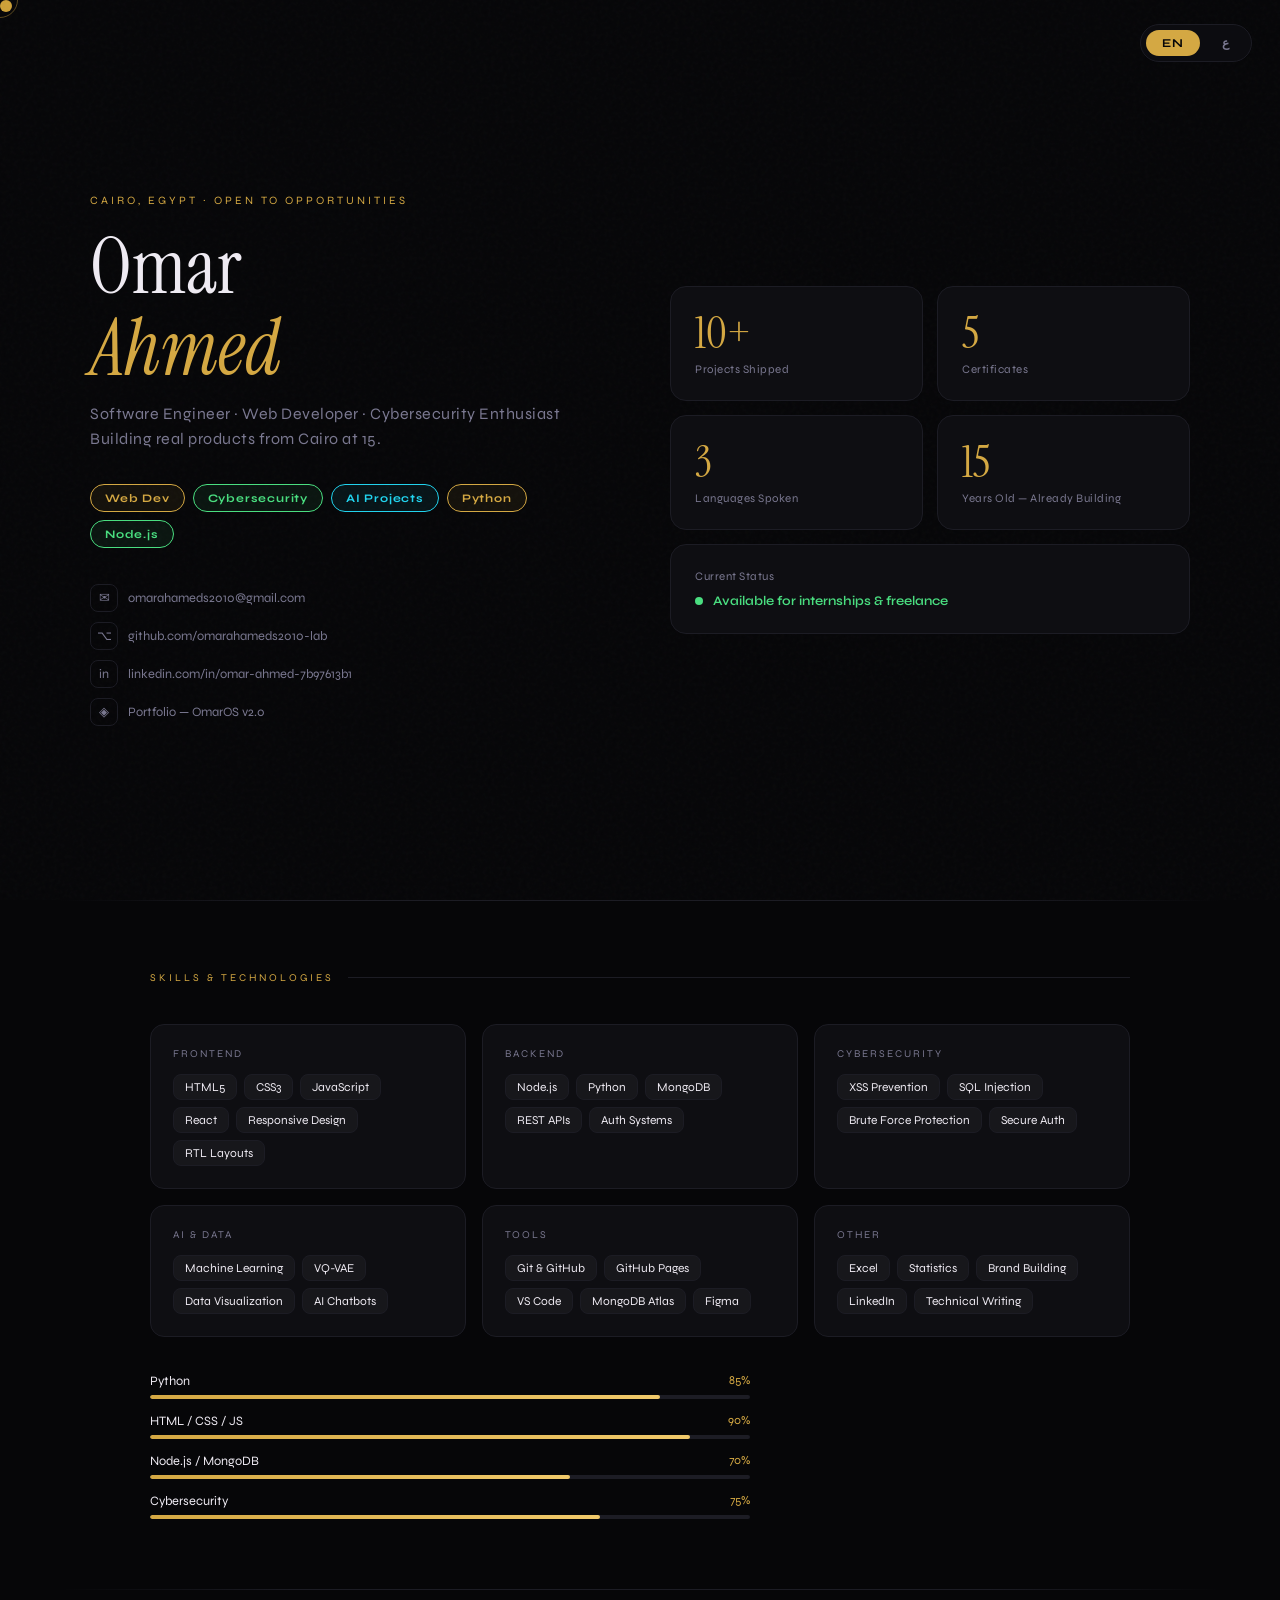
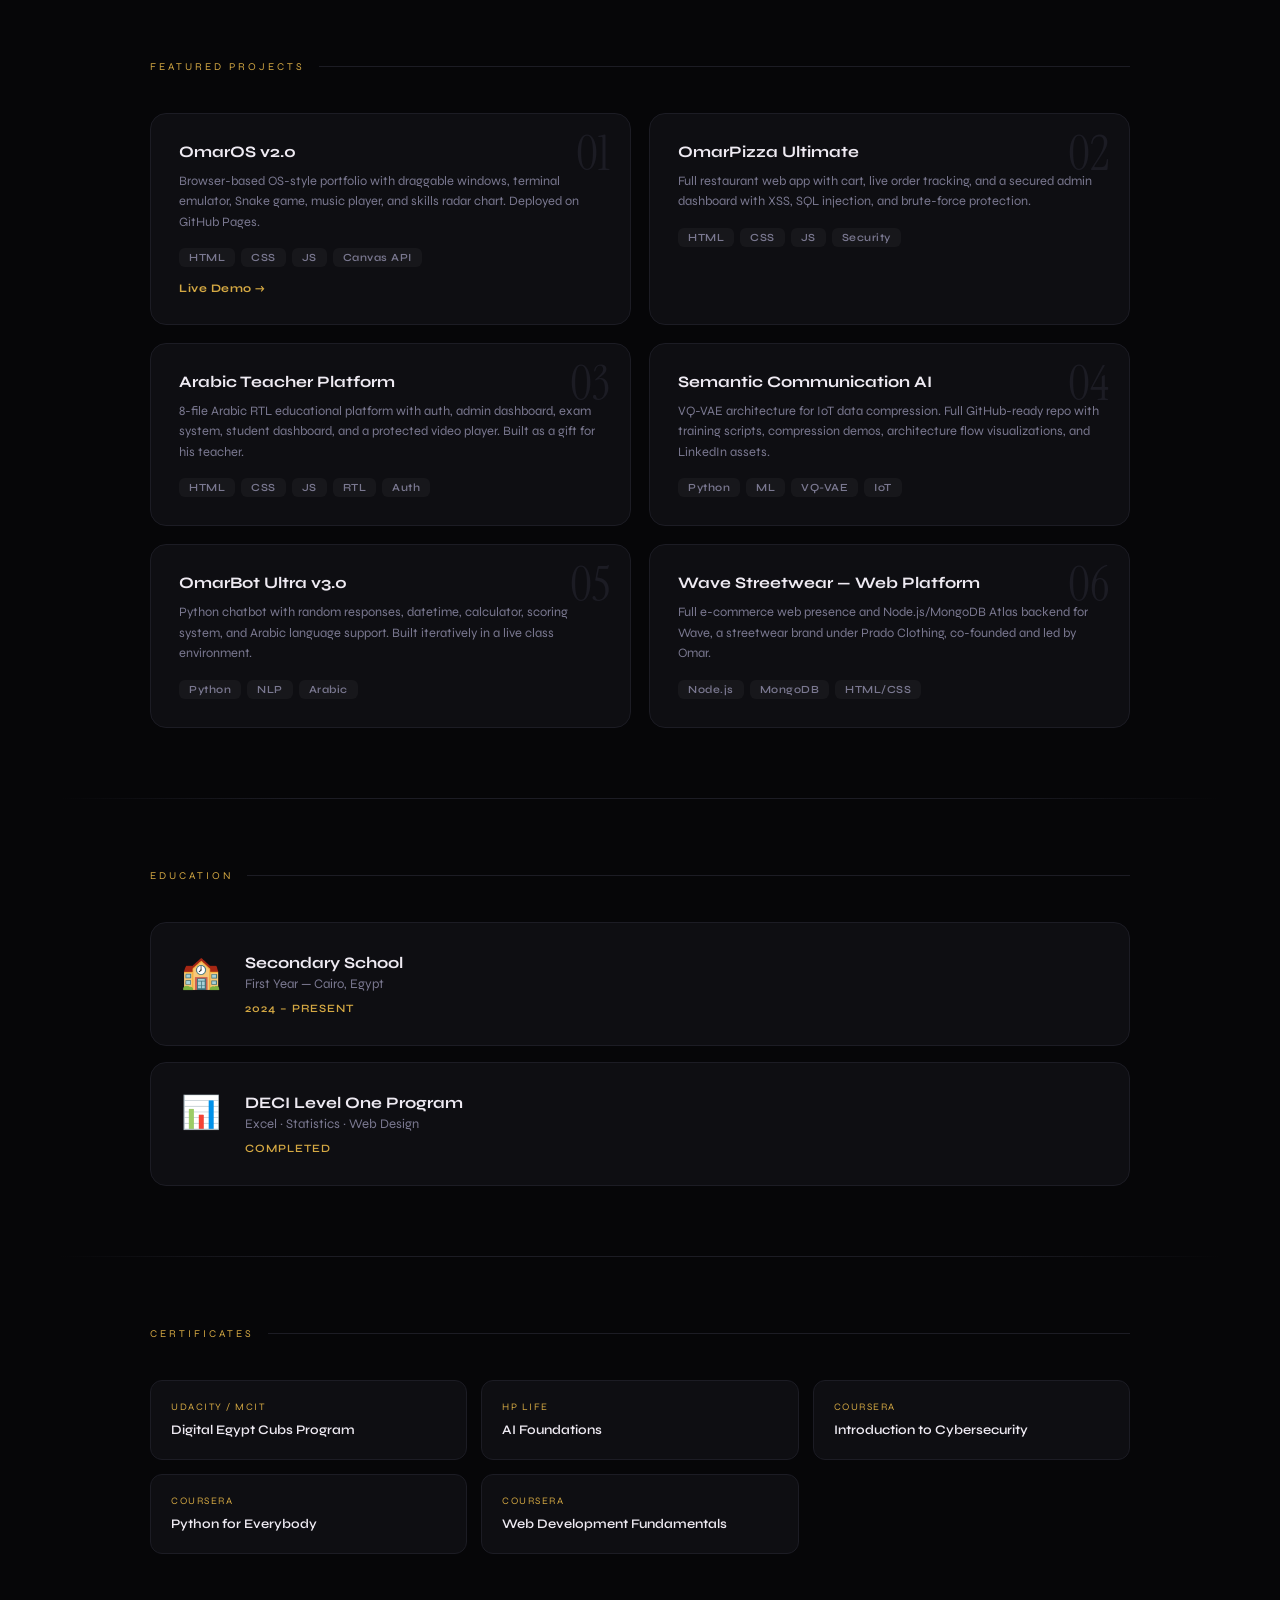
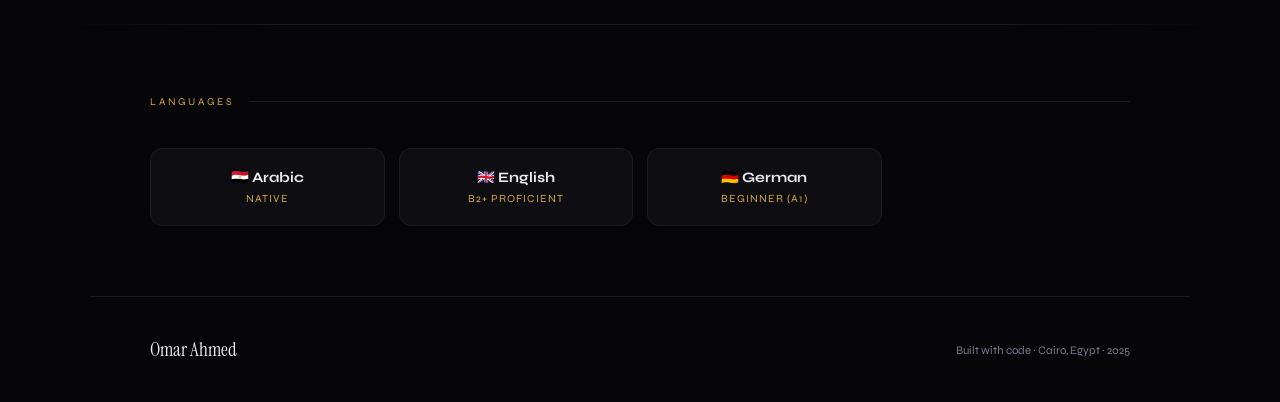
<file: omar-cv.html>
<!DOCTYPE html>
<html lang="en">
<head>
<meta charset="UTF-8"/>
<meta name="viewport" content="width=device-width, initial-scale=1.0"/>
<title>Omar Ahmed — CV</title>
<link href="https://fonts.googleapis.com/css2?family=Syne:wght@400;600;700;800&family=Instrument+Serif:ital@0;1&family=Cairo:wght@300;400;600;700;900&display=swap" rel="stylesheet"/>
<style>
:root {
  --bg: #060608;
  --surface: #0e0e12;
  --border: #1c1c24;
  --gold: #d4a843;
  --gold2: #f0c96a;
  --text: #eeeaf2;
  --muted: #7a7890;
  --accent: #4ade80;
  --accent2: #22d3ee;
}

*, *::before, *::after { box-sizing: border-box; margin: 0; padding: 0; }

html { scroll-behavior: smooth; }

body {
  background: var(--bg);
  color: var(--text);
  font-family: 'Syne', sans-serif;
  min-height: 100vh;
  overflow-x: hidden;
  cursor: none;
}

/* CURSOR */
.cursor {
  width: 12px; height: 12px;
  background: var(--gold);
  border-radius: 50%;
  position: fixed;
  pointer-events: none;
  z-index: 9999;
  transition: transform 0.15s ease, opacity 0.2s;
  mix-blend-mode: difference;
}
.cursor-ring {
  width: 36px; height: 36px;
  border: 1px solid rgba(212,168,67,0.4);
  border-radius: 50%;
  position: fixed;
  pointer-events: none;
  z-index: 9998;
  transition: all 0.08s linear;
}

/* NOISE OVERLAY */
body::before {
  content: '';
  position: fixed; inset: 0;
  background-image: url("data:image/svg+xml,%3Csvg viewBox='0 0 256 256' xmlns='http://www.w3.org/2000/svg'%3E%3Cfilter id='noise'%3E%3CfeTurbulence type='fractalNoise' baseFrequency='0.9' numOctaves='4' stitchTiles='stitch'/%3E%3C/filter%3E%3Crect width='100%25' height='100%25' filter='url(%23noise)' opacity='0.04'/%3E%3C/svg%3E");
  pointer-events: none;
  z-index: 0;
  opacity: 0.6;
}

/* LANG TOGGLE */
.lang-bar {
  position: fixed;
  top: 24px; right: 28px;
  z-index: 100;
  display: flex;
  gap: 6px;
  background: rgba(14,14,18,0.9);
  border: 1px solid var(--border);
  border-radius: 30px;
  padding: 5px;
  backdrop-filter: blur(12px);
}
.lang-btn {
  padding: 6px 16px;
  border-radius: 24px;
  border: none;
  background: transparent;
  color: var(--muted);
  font-family: 'Syne', sans-serif;
  font-size: 0.75rem;
  font-weight: 700;
  cursor: pointer;
  letter-spacing: 1px;
  transition: all 0.2s;
}
.lang-btn.active { background: var(--gold); color: #060608; }

/* HERO */
.hero {
  min-height: 100vh;
  display: flex;
  flex-direction: column;
  justify-content: center;
  padding: 80px 60px 60px;
  position: relative;
  z-index: 1;
}

.hero-grid {
  display: grid;
  grid-template-columns: 1fr 1fr;
  gap: 60px;
  align-items: center;
  max-width: 1100px;
  margin: 0 auto;
  width: 100%;
}

.hero-eyebrow {
  font-size: 0.7rem;
  letter-spacing: 3px;
  color: var(--gold);
  text-transform: uppercase;
  margin-bottom: 20px;
  opacity: 0;
  animation: fadeUp 0.8s 0.1s forwards;
}

.hero-name {
  font-family: 'Instrument Serif', serif;
  font-size: clamp(3rem, 6vw, 5.5rem);
  font-weight: 400;
  line-height: 1.05;
  margin-bottom: 12px;
  opacity: 0;
  animation: fadeUp 0.8s 0.2s forwards;
}
.hero-name em { font-style: italic; color: var(--gold); }

.hero-title {
  font-size: clamp(0.85rem, 1.5vw, 1rem);
  color: var(--muted);
  font-weight: 400;
  letter-spacing: 0.5px;
  margin-bottom: 32px;
  line-height: 1.6;
  opacity: 0;
  animation: fadeUp 0.8s 0.35s forwards;
}

.hero-badges {
  display: flex;
  flex-wrap: wrap;
  gap: 8px;
  margin-bottom: 36px;
  opacity: 0;
  animation: fadeUp 0.8s 0.45s forwards;
}
.badge {
  padding: 6px 14px;
  border-radius: 20px;
  font-size: 0.72rem;
  font-weight: 700;
  letter-spacing: 0.8px;
  border: 1px solid;
}
.badge-web { border-color: var(--gold); color: var(--gold); background: rgba(212,168,67,0.07); }
.badge-sec { border-color: var(--accent); color: var(--accent); background: rgba(74,222,128,0.07); }
.badge-ai  { border-color: var(--accent2); color: var(--accent2); background: rgba(34,211,238,0.07); }

.hero-contacts {
  display: flex;
  flex-direction: column;
  gap: 10px;
  opacity: 0;
  animation: fadeUp 0.8s 0.55s forwards;
}
.contact-row {
  display: flex;
  align-items: center;
  gap: 10px;
  font-size: 0.8rem;
  color: var(--muted);
  text-decoration: none;
  transition: color 0.2s;
}
.contact-row:hover { color: var(--gold); }
.contact-icon { width: 28px; height: 28px; border: 1px solid var(--border); border-radius: 8px; display: flex; align-items: center; justify-content: center; font-size: 0.8rem; flex-shrink: 0; }

/* RIGHT SIDE — stats */
.hero-right {
  opacity: 0;
  animation: fadeIn 1s 0.6s forwards;
}
.stats-grid {
  display: grid;
  grid-template-columns: 1fr 1fr;
  gap: 14px;
}
.stat-card {
  background: var(--surface);
  border: 1px solid var(--border);
  border-radius: 16px;
  padding: 24px;
  position: relative;
  overflow: hidden;
  transition: border-color 0.3s, transform 0.3s;
}
.stat-card:hover { border-color: var(--gold); transform: translateY(-4px); }
.stat-card::before {
  content: '';
  position: absolute;
  top: 0; left: 0; right: 0;
  height: 2px;
  background: linear-gradient(90deg, var(--gold), transparent);
  opacity: 0;
  transition: opacity 0.3s;
}
.stat-card:hover::before { opacity: 1; }
.stat-num {
  font-family: 'Instrument Serif', serif;
  font-size: 2.8rem;
  color: var(--gold);
  line-height: 1;
  margin-bottom: 6px;
}
.stat-label { font-size: 0.72rem; color: var(--muted); letter-spacing: 0.5px; }

.stat-card.wide { grid-column: span 2; }
.availability {
  display: flex;
  align-items: center;
  gap: 10px;
  margin-top: 8px;
}
.dot-green {
  width: 8px; height: 8px;
  background: var(--accent);
  border-radius: 50%;
  animation: pulse 2s infinite;
}
@keyframes pulse {
  0%,100% { box-shadow: 0 0 0 0 rgba(74,222,128,0.4); }
  50% { box-shadow: 0 0 0 8px rgba(74,222,128,0); }
}
.avail-text { font-size: 0.82rem; color: var(--accent); font-weight: 600; }

/* DIVIDER LINE */
.section-divider {
  width: 100%;
  height: 1px;
  background: linear-gradient(90deg, transparent, var(--border) 20%, var(--border) 80%, transparent);
  margin: 0 60px;
  width: calc(100% - 120px);
}

/* SECTIONS */
.section {
  max-width: 1100px;
  margin: 0 auto;
  padding: 70px 60px;
  position: relative;
  z-index: 1;
}

.section-label {
  font-size: 0.65rem;
  letter-spacing: 3px;
  color: var(--gold);
  text-transform: uppercase;
  margin-bottom: 40px;
  display: flex;
  align-items: center;
  gap: 14px;
}
.section-label::after {
  content: '';
  flex: 1;
  height: 1px;
  background: var(--border);
}

/* SKILLS */
.skills-grid { display: grid; grid-template-columns: repeat(3, 1fr); gap: 16px; }

.skill-group {
  background: var(--surface);
  border: 1px solid var(--border);
  border-radius: 14px;
  padding: 22px;
  transition: border-color 0.3s;
}
.skill-group:hover { border-color: rgba(212,168,67,0.3); }

.skill-group-title {
  font-size: 0.65rem;
  letter-spacing: 2px;
  text-transform: uppercase;
  color: var(--muted);
  margin-bottom: 14px;
}
.skill-tags { display: flex; flex-wrap: wrap; gap: 7px; }
.skill-tag {
  padding: 5px 11px;
  background: rgba(255,255,255,0.04);
  border: 1px solid var(--border);
  border-radius: 8px;
  font-size: 0.75rem;
  color: var(--text);
  transition: all 0.2s;
}
.skill-tag:hover { border-color: var(--gold); color: var(--gold); background: rgba(212,168,67,0.06); }

/* BAR SKILLS */
.bar-skills { display: flex; flex-direction: column; gap: 14px; margin-top: 20px; }
.bar-item {}
.bar-header { display: flex; justify-content: space-between; margin-bottom: 6px; font-size: 0.8rem; }
.bar-pct { color: var(--gold); font-size: 0.75rem; }
.bar-track { height: 4px; background: var(--border); border-radius: 2px; overflow: hidden; }
.bar-fill {
  height: 100%;
  background: linear-gradient(90deg, var(--gold), var(--gold2));
  border-radius: 2px;
  width: 0;
  transition: width 1.2s cubic-bezier(0.4,0,0.2,1);
}

/* PROJECTS */
.projects-grid { display: grid; grid-template-columns: 1fr 1fr; gap: 18px; }

.project-card {
  background: var(--surface);
  border: 1px solid var(--border);
  border-radius: 16px;
  padding: 28px;
  position: relative;
  overflow: hidden;
  transition: all 0.3s;
  cursor: default;
}
.project-card:hover { border-color: var(--gold); transform: translateY(-4px); box-shadow: 0 20px 60px rgba(0,0,0,0.5); }

.project-card::after {
  content: '';
  position: absolute;
  bottom: 0; left: 0; right: 0;
  height: 60px;
  background: linear-gradient(to top, rgba(212,168,67,0.04), transparent);
  opacity: 0;
  transition: opacity 0.3s;
}
.project-card:hover::after { opacity: 1; }

.project-num {
  font-family: 'Instrument Serif', serif;
  font-size: 3rem;
  color: var(--border);
  position: absolute;
  top: 16px; right: 20px;
  line-height: 1;
  transition: color 0.3s;
}
.project-card:hover .project-num { color: rgba(212,168,67,0.15); }

.project-name {
  font-size: 1rem;
  font-weight: 700;
  margin-bottom: 8px;
  line-height: 1.3;
}
.project-desc {
  font-size: 0.8rem;
  color: var(--muted);
  line-height: 1.6;
  margin-bottom: 16px;
}
.project-stack { display: flex; flex-wrap: wrap; gap: 6px; }
.stack-chip {
  padding: 3px 10px;
  background: rgba(255,255,255,0.04);
  border-radius: 6px;
  font-size: 0.68rem;
  color: var(--muted);
  font-weight: 600;
  letter-spacing: 0.5px;
}
.project-link {
  display: inline-flex;
  align-items: center;
  gap: 5px;
  font-size: 0.72rem;
  color: var(--gold);
  text-decoration: none;
  margin-top: 14px;
  font-weight: 700;
  letter-spacing: 0.5px;
  transition: gap 0.2s;
}
.project-link:hover { gap: 10px; }

/* CERTS */
.certs-grid { display: grid; grid-template-columns: repeat(3, 1fr); gap: 14px; }
.cert-card {
  background: var(--surface);
  border: 1px solid var(--border);
  border-radius: 12px;
  padding: 20px;
  transition: all 0.3s;
}
.cert-card:hover { border-color: var(--gold); }
.cert-issuer { font-size: 0.62rem; color: var(--gold); letter-spacing: 1.5px; text-transform: uppercase; margin-bottom: 8px; }
.cert-name { font-size: 0.82rem; font-weight: 600; line-height: 1.4; }

/* EDUCATION */
.edu-card {
  background: var(--surface);
  border: 1px solid var(--border);
  border-radius: 16px;
  padding: 30px;
  display: flex;
  gap: 24px;
  align-items: flex-start;
  transition: border-color 0.3s;
}
.edu-card:hover { border-color: rgba(212,168,67,0.3); }
.edu-icon { font-size: 2rem; flex-shrink: 0; }
.edu-school { font-size: 1rem; font-weight: 700; margin-bottom: 4px; }
.edu-degree { font-size: 0.82rem; color: var(--muted); margin-bottom: 10px; }
.edu-year { font-size: 0.7rem; color: var(--gold); letter-spacing: 1px; font-weight: 600; }

/* LANG */
.lang-grid { display: grid; grid-template-columns: repeat(4, 1fr); gap: 14px; }
.lang-card {
  background: var(--surface);
  border: 1px solid var(--border);
  border-radius: 12px;
  padding: 20px;
  text-align: center;
  transition: all 0.3s;
}
.lang-card:hover { border-color: var(--gold); transform: translateY(-3px); }
.lang-name { font-size: 0.9rem; font-weight: 700; margin-bottom: 6px; }
.lang-level { font-size: 0.68rem; color: var(--gold); letter-spacing: 1px; text-transform: uppercase; }

/* FOOTER */
.cv-footer {
  border-top: 1px solid var(--border);
  padding: 40px 60px;
  max-width: 1100px;
  margin: 0 auto;
  display: flex;
  justify-content: space-between;
  align-items: center;
  position: relative;
  z-index: 1;
}
.footer-name { font-family: 'Instrument Serif', serif; font-size: 1.2rem; }
.footer-note { font-size: 0.72rem; color: var(--muted); }

/* ARABIC MODE */
body.ar { font-family: 'Cairo', sans-serif; direction: rtl; }
body.ar .section-label::after { order: -1; }
body.ar .contact-row { flex-direction: row-reverse; }
body.ar .project-num { left: 20px; right: auto; }
body.ar .bar-header { flex-direction: row-reverse; }
body.ar .cv-footer { flex-direction: row-reverse; }

/* ANIMATIONS */
@keyframes fadeUp {
  from { opacity: 0; transform: translateY(24px); }
  to   { opacity: 1; transform: translateY(0); }
}
@keyframes fadeIn {
  from { opacity: 0; }
  to   { opacity: 1; }
}

.reveal {
  opacity: 0;
  transform: translateY(30px);
  transition: opacity 0.7s ease, transform 0.7s ease;
}
.reveal.visible { opacity: 1; transform: none; }

/* RESPONSIVE */
@media (max-width: 768px) {
  .hero { padding: 80px 24px 40px; }
  .hero-grid { grid-template-columns: 1fr; gap: 40px; }
  .section { padding: 50px 24px; }
  .skills-grid { grid-template-columns: 1fr 1fr; }
  .projects-grid { grid-template-columns: 1fr; }
  .certs-grid { grid-template-columns: 1fr 1fr; }
  .lang-grid { grid-template-columns: 1fr 1fr; }
  .cv-footer { padding: 30px 24px; flex-direction: column; gap: 12px; text-align: center; }
  .section-divider { margin: 0 24px; width: calc(100% - 48px); }
  .stats-grid { grid-template-columns: 1fr 1fr; }
}
</style>
</head>
<body>

<div class="cursor" id="cursor"></div>
<div class="cursor-ring" id="ring"></div>

<!-- LANG TOGGLE -->
<div class="lang-bar">
  <button class="lang-btn active" onclick="setLang('en')" id="btn-en">EN</button>
  <button class="lang-btn" onclick="setLang('ar')" id="btn-ar">ع</button>
</div>

<!-- HERO -->
<section class="hero">
  <div class="hero-grid">
    <div class="hero-left">
      <div class="hero-eyebrow" id="eyebrow">Cairo, Egypt · Open to Opportunities</div>
      <h1 class="hero-name">Omar<br/><em>Ahmed</em></h1>
      <p class="hero-title" id="hero-title">
        Software Engineer · Web Developer · Cybersecurity Enthusiast<br/>
        Building real products from Cairo at 15.
      </p>
      <div class="hero-badges">
        <span class="badge badge-web">Web Dev</span>
        <span class="badge badge-sec">Cybersecurity</span>
        <span class="badge badge-ai">AI Projects</span>
        <span class="badge badge-web">Python</span>
        <span class="badge badge-sec">Node.js</span>
      </div>
      <div class="hero-contacts">
        <a class="contact-row" href="mailto:omarahameds2010@gmail.com">
          <span class="contact-icon">✉</span>
          omarahameds2010@gmail.com
        </a>
        <a class="contact-row" href="https://github.com/omarahameds2010-lab" target="_blank">
          <span class="contact-icon">⌥</span>
          github.com/omarahameds2010-lab
        </a>
        <a class="contact-row" href="https://linkedin.com/in/omar-ahmed-7b97613b1" target="_blank">
          <span class="contact-icon">in</span>
          linkedin.com/in/omar-ahmed-7b97613b1
        </a>
        <a class="contact-row" href="https://omarahameds2010-lab.github.io/omar-os/" target="_blank">
          <span class="contact-icon">◈</span>
          Portfolio — OmarOS v2.0
        </a>
      </div>
    </div>

    <div class="hero-right">
      <div class="stats-grid">
        <div class="stat-card">
          <div class="stat-num">10+</div>
          <div class="stat-label" id="stat1">Projects Shipped</div>
        </div>
        <div class="stat-card">
          <div class="stat-num">5</div>
          <div class="stat-label" id="stat2">Certificates</div>
        </div>
        <div class="stat-card">
          <div class="stat-num">3</div>
          <div class="stat-label" id="stat3">Languages Spoken</div>
        </div>
        <div class="stat-card">
          <div class="stat-num">15</div>
          <div class="stat-label" id="stat4">Years Old — Already Building</div>
        </div>
        <div class="stat-card wide">
          <div class="stat-label" id="stat5" style="margin-bottom:10px">Current Status</div>
          <div class="availability">
            <div class="dot-green"></div>
            <span class="avail-text" id="avail-text">Available for internships & freelance</span>
          </div>
        </div>
      </div>
    </div>
  </div>
</section>

<div class="section-divider"></div>

<!-- SKILLS -->
<section class="section reveal">
  <div class="section-label" id="label-skills">Skills & Technologies</div>
  <div class="skills-grid">
    <div class="skill-group">
      <div class="skill-group-title" id="sg1">Frontend</div>
      <div class="skill-tags">
        <span class="skill-tag">HTML5</span>
        <span class="skill-tag">CSS3</span>
        <span class="skill-tag">JavaScript</span>
        <span class="skill-tag">React</span>
        <span class="skill-tag">Responsive Design</span>
        <span class="skill-tag">RTL Layouts</span>
      </div>
    </div>
    <div class="skill-group">
      <div class="skill-group-title" id="sg2">Backend</div>
      <div class="skill-tags">
        <span class="skill-tag">Node.js</span>
        <span class="skill-tag">Python</span>
        <span class="skill-tag">MongoDB</span>
        <span class="skill-tag">REST APIs</span>
        <span class="skill-tag">Auth Systems</span>
      </div>
    </div>
    <div class="skill-group">
      <div class="skill-group-title" id="sg3">Cybersecurity</div>
      <div class="skill-tags">
        <span class="skill-tag">XSS Prevention</span>
        <span class="skill-tag">SQL Injection</span>
        <span class="skill-tag">Brute Force Protection</span>
        <span class="skill-tag">Secure Auth</span>
      </div>
    </div>
    <div class="skill-group">
      <div class="skill-group-title" id="sg4">AI & Data</div>
      <div class="skill-tags">
        <span class="skill-tag">Machine Learning</span>
        <span class="skill-tag">VQ-VAE</span>
        <span class="skill-tag">Data Visualization</span>
        <span class="skill-tag">AI Chatbots</span>
      </div>
    </div>
    <div class="skill-group">
      <div class="skill-group-title" id="sg5">Tools</div>
      <div class="skill-tags">
        <span class="skill-tag">Git & GitHub</span>
        <span class="skill-tag">GitHub Pages</span>
        <span class="skill-tag">VS Code</span>
        <span class="skill-tag">MongoDB Atlas</span>
        <span class="skill-tag">Figma</span>
      </div>
    </div>
    <div class="skill-group">
      <div class="skill-group-title" id="sg6">Other</div>
      <div class="skill-tags">
        <span class="skill-tag">Excel</span>
        <span class="skill-tag">Statistics</span>
        <span class="skill-tag">Brand Building</span>
        <span class="skill-tag">LinkedIn</span>
        <span class="skill-tag">Technical Writing</span>
      </div>
    </div>
  </div>

  <div class="bar-skills" style="margin-top:36px; max-width:600px;">
    <div class="bar-item">
      <div class="bar-header"><span>Python</span><span class="bar-pct">85%</span></div>
      <div class="bar-track"><div class="bar-fill" data-width="85"></div></div>
    </div>
    <div class="bar-item">
      <div class="bar-header"><span>HTML / CSS / JS</span><span class="bar-pct">90%</span></div>
      <div class="bar-track"><div class="bar-fill" data-width="90"></div></div>
    </div>
    <div class="bar-item">
      <div class="bar-header"><span>Node.js / MongoDB</span><span class="bar-pct">70%</span></div>
      <div class="bar-track"><div class="bar-fill" data-width="70"></div></div>
    </div>
    <div class="bar-item">
      <div class="bar-header"><span>Cybersecurity</span><span class="bar-pct">75%</span></div>
      <div class="bar-track"><div class="bar-fill" data-width="75"></div></div>
    </div>
  </div>
</section>

<div class="section-divider"></div>

<!-- PROJECTS -->
<section class="section reveal">
  <div class="section-label" id="label-projects">Featured Projects</div>
  <div class="projects-grid">

    <div class="project-card">
      <div class="project-num">01</div>
      <div class="project-name" id="p1-name">OmarOS v2.0</div>
      <div class="project-desc" id="p1-desc">Browser-based OS-style portfolio with draggable windows, terminal emulator, Snake game, music player, and skills radar chart. Deployed on GitHub Pages.</div>
      <div class="project-stack">
        <span class="stack-chip">HTML</span><span class="stack-chip">CSS</span><span class="stack-chip">JS</span><span class="stack-chip">Canvas API</span>
      </div>
      <a class="project-link" href="https://omarahameds2010-lab.github.io/omar-os/" target="_blank">Live Demo →</a>
    </div>

    <div class="project-card">
      <div class="project-num">02</div>
      <div class="project-name" id="p2-name">OmarPizza Ultimate</div>
      <div class="project-desc" id="p2-desc">Full restaurant web app with cart, live order tracking, and a secured admin dashboard with XSS, SQL injection, and brute-force protection.</div>
      <div class="project-stack">
        <span class="stack-chip">HTML</span><span class="stack-chip">CSS</span><span class="stack-chip">JS</span><span class="stack-chip">Security</span>
      </div>
    </div>

    <div class="project-card">
      <div class="project-num">03</div>
      <div class="project-name" id="p3-name">Arabic Teacher Platform</div>
      <div class="project-desc" id="p3-desc">8-file Arabic RTL educational platform with auth, admin dashboard, exam system, student dashboard, and a protected video player. Built as a gift for his teacher.</div>
      <div class="project-stack">
        <span class="stack-chip">HTML</span><span class="stack-chip">CSS</span><span class="stack-chip">JS</span><span class="stack-chip">RTL</span><span class="stack-chip">Auth</span>
      </div>
    </div>

    <div class="project-card">
      <div class="project-num">04</div>
      <div class="project-name" id="p4-name">Semantic Communication AI</div>
      <div class="project-desc" id="p4-desc">VQ-VAE architecture for IoT data compression. Full GitHub-ready repo with training scripts, compression demos, architecture flow visualizations, and LinkedIn assets.</div>
      <div class="project-stack">
        <span class="stack-chip">Python</span><span class="stack-chip">ML</span><span class="stack-chip">VQ-VAE</span><span class="stack-chip">IoT</span>
      </div>
    </div>

    <div class="project-card">
      <div class="project-num">05</div>
      <div class="project-name" id="p5-name">OmarBot Ultra v3.0</div>
      <div class="project-desc" id="p5-desc">Python chatbot with random responses, datetime, calculator, scoring system, and Arabic language support. Built iteratively in a live class environment.</div>
      <div class="project-stack">
        <span class="stack-chip">Python</span><span class="stack-chip">NLP</span><span class="stack-chip">Arabic</span>
      </div>
    </div>

    <div class="project-card">
      <div class="project-num">06</div>
      <div class="project-name" id="p6-name">Wave Streetwear — Web Platform</div>
      <div class="project-desc" id="p6-desc">Full e-commerce web presence and Node.js/MongoDB Atlas backend for Wave, a streetwear brand under Prado Clothing, co-founded and led by Omar.</div>
      <div class="project-stack">
        <span class="stack-chip">Node.js</span><span class="stack-chip">MongoDB</span><span class="stack-chip">HTML/CSS</span>
      </div>
    </div>

  </div>
</section>

<div class="section-divider"></div>

<!-- EDUCATION -->
<section class="section reveal">
  <div class="section-label" id="label-edu">Education</div>
  <div style="display:flex; flex-direction:column; gap:16px;">
    <div class="edu-card">
      <div class="edu-icon">🏫</div>
      <div>
        <div class="edu-school" id="edu1-school">Secondary School</div>
        <div class="edu-degree" id="edu1-deg">First Year — Cairo, Egypt</div>
        <div class="edu-year">2024 – PRESENT</div>
      </div>
    </div>
    <div class="edu-card">
      <div class="edu-icon">📊</div>
      <div>
        <div class="edu-school" id="edu2-school">DECI Level One Program</div>
        <div class="edu-degree" id="edu2-deg">Excel · Statistics · Web Design</div>
        <div class="edu-year">COMPLETED</div>
      </div>
    </div>
  </div>
</section>

<div class="section-divider"></div>

<!-- CERTIFICATES -->
<section class="section reveal">
  <div class="section-label" id="label-certs">Certificates</div>
  <div class="certs-grid">
    <div class="cert-card">
      <div class="cert-issuer">Udacity / MCIT</div>
      <div class="cert-name">Digital Egypt Cubs Program</div>
    </div>
    <div class="cert-card">
      <div class="cert-issuer">HP LIFE</div>
      <div class="cert-name">AI Foundations</div>
    </div>
    <div class="cert-card">
      <div class="cert-issuer">Coursera</div>
      <div class="cert-name">Introduction to Cybersecurity</div>
    </div>
    <div class="cert-card">
      <div class="cert-issuer">Coursera</div>
      <div class="cert-name">Python for Everybody</div>
    </div>
    <div class="cert-card">
      <div class="cert-issuer">Coursera</div>
      <div class="cert-name">Web Development Fundamentals</div>
    </div>
  </div>
</section>

<div class="section-divider"></div>

<!-- LANGUAGES -->
<section class="section reveal">
  <div class="section-label" id="label-langs">Languages</div>
  <div class="lang-grid">
    <div class="lang-card">
      <div class="lang-name">🇪🇬 Arabic</div>
      <div class="lang-level">Native</div>
    </div>
    <div class="lang-card">
      <div class="lang-name">🇬🇧 English</div>
      <div class="lang-level">B2+ Proficient</div>
    </div>
    <div class="lang-card">
      <div class="lang-name">🇩🇪 German</div>
      <div class="lang-level">Beginner (A1)</div>
    </div>
  </div>
</section>

<!-- FOOTER -->
<footer class="cv-footer">
  <div class="footer-name">Omar Ahmed</div>
  <div class="footer-note" id="footer-note">Built with code · Cairo, Egypt · 2025</div>
</footer>

<script>
// CURSOR
const cursor = document.getElementById('cursor');
const ring = document.getElementById('ring');
let mx = 0, my = 0, rx = 0, ry = 0;
document.addEventListener('mousemove', e => {
  mx = e.clientX; my = e.clientY;
  cursor.style.left = mx - 6 + 'px';
  cursor.style.top = my - 6 + 'px';
});
function animRing() {
  rx += (mx - rx) * 0.12;
  ry += (my - ry) *.12;
  ring.style.left = rx - 18 + 'px';
  ring.style.top = ry - 18 + 'px';
  requestAnimationFrame(animRing);
}
animRing();
document.querySelectorAll('a,button,.stat-card,.project-card,.skill-tag').forEach(el => {
  el.addEventListener('mouseenter', () => { cursor.style.transform = 'scale(2.5)'; ring.style.transform = 'scale(1.5)'; });
  el.addEventListener('mouseleave', () => { cursor.style.transform = 'scale(1)'; ring.style.transform = 'scale(1)'; });
});

// SCROLL REVEAL
const revealEls = document.querySelectorAll('.reveal');
const io = new IntersectionObserver(entries => {
  entries.forEach(e => { if(e.isIntersecting) { e.target.classList.add('visible'); } });
}, { threshold: 0.15 });
revealEls.forEach(el => io.observe(el));

// BAR ANIMATION
const barIO = new IntersectionObserver(entries => {
  entries.forEach(e => {
    if(e.isIntersecting) {
      e.target.querySelectorAll('.bar-fill').forEach(b => {
        b.style.width = b.dataset.width + '%';
      });
    }
  });
}, { threshold: 0.3 });
document.querySelectorAll('.bar-skills').forEach(el => barIO.observe(el));

// LANGUAGE SWITCH
const content = {
  en: {
    eyebrow: 'Cairo, Egypt · Open to Opportunities',
    heroTitle: 'Software Engineer · Web Developer · Cybersecurity Enthusiast<br/>Building real products from Cairo at 15.',
    stat1: 'Projects Shipped', stat2: 'Certificates',
    stat3: 'Languages Spoken', stat4: 'Years Old — Already Building',
    stat5: 'Current Status', availText: 'Available for internships & freelance',
    labelSkills: 'Skills & Technologies', labelProjects: 'Featured Projects',
    labelEdu: 'Education', labelCerts: 'Certificates', labelLangs: 'Languages',
    sg1:'Frontend', sg2:'Backend', sg3:'Cybersecurity', sg4:'AI & Data', sg5:'Tools', sg6:'Other',
    p1name:'OmarOS v2.0', p1desc:'Browser-based OS-style portfolio with draggable windows, terminal emulator, Snake game, music player, and skills radar chart. Deployed on GitHub Pages.',
    p2name:'OmarPizza Ultimate', p2desc:'Full restaurant web app with cart, live order tracking, and a secured admin dashboard with XSS, SQL injection, and brute-force protection.',
    p3name:'Arabic Teacher Platform', p3desc:'8-file Arabic RTL educational platform with auth, admin dashboard, exam system, student dashboard, and a protected video player. Built as a gift for his teacher.',
    p4name:'Semantic Communication AI', p4desc:'VQ-VAE architecture for IoT data compression. Full GitHub-ready repo with training scripts, compression demos, architecture flow visualizations, and LinkedIn assets.',
    p5name:'OmarBot Ultra v3.0', p5desc:'Python chatbot with random responses, datetime, calculator, scoring system, and Arabic language support. Built iteratively in a live class environment.',
    p6name:'Wave Streetwear — Web Platform', p6desc:'Full e-commerce web presence and Node.js/MongoDB Atlas backend for Wave, a streetwear brand under Prado Clothing, co-founded and led by Omar.',
    edu1school:'Secondary School', edu1deg:'First Year — Cairo, Egypt',
    edu2school:'DECI Level One Program', edu2deg:'Excel · Statistics · Web Design',
    footerNote: 'Built with code · Cairo, Egypt · 2025',
  },
  ar: {
    eyebrow: 'القاهرة، مصر · متاح للفرص',
    heroTitle: 'مهندس برمجيات · مطوّر ويب · متحمس للأمن السيبراني<br/>يبني منتجات حقيقية من القاهرة وعمره 15 عامًا.',
    stat1: 'مشروع منجز', stat2: 'شهادة',
    stat3: 'لغات يتحدثها', stat4: 'عامًا — يبني بالفعل',
    stat5: 'الحالة الحالية', availText: 'متاح للتدريب والعمل الحر',
    labelSkills: 'المهارات والتقنيات', labelProjects: 'المشاريع المميزة',
    labelEdu: 'التعليم', labelCerts: 'الشهادات', labelLangs: 'اللغات',
    sg1:'الواجهة الأمامية', sg2:'الخادم', sg3:'الأمن السيبراني', sg4:'الذكاء الاصطناعي والبيانات', sg5:'الأدوات', sg6:'أخرى',
    p1name:'OmarOS v2.0', p1desc:'بورتفوليو بنظام تشغيل متكامل في المتصفح: نوافذ قابلة للسحب، محاكي طرفية، لعبة ثعبان، مشغل موسيقى، ومخطط مهارات راداري.',
    p2name:'OmarPizza Ultimate', p2desc:'تطبيق مطعم كامل بعربة تسوق وتتبع طلبات مباشر، مع لوحة تحكم مؤمّنة ضد XSS وحقن SQL وهجمات القوة الغاشمة.',
    p3name:'منصة المعلم العربي', p3desc:'منصة تعليمية عربية RTL بـ8 ملفات: تسجيل دخول، لوحة إدارة، نظام امتحانات، لوحة طلاب، ومشغل فيديو محمي. أُهديت لمعلمه.',
    p4name:'الذكاء الاصطناعي للاتصال الدلالي', p4desc:'معمارية VQ-VAE لضغط بيانات إنترنت الأشياء. مستودع GitHub كامل مع سكريبتات تدريب وعروض ضغط ومخططات بصرية.',
    p5name:'OmarBot Ultra v3.0', p5desc:'شات بوت بايثون بردود عشوائية، تاريخ ووقت، حاسبة، نظام نقاط، ودعم اللغة العربية. مبني بشكل تكراري في بيئة صف حية.',
    p6name:'Wave Streetwear — المنصة الرقمية', p6desc:'موقع تجارة إلكترونية كامل وخادم Node.js/MongoDB لماركة Wave للملابس، التي يؤسسها ويقودها عمر.',
    edu1school:'المرحلة الثانوية', edu1deg:'السنة الأولى — القاهرة، مصر',
    edu2school:'برنامج DECI المستوى الأول', edu2deg:'Excel · الإحصاء · تصميم الويب',
    footerNote: 'مبني بالكود · القاهرة، مصر · 2025',
  }
};

let currentLang = 'en';
function setLang(lang) {
  currentLang = lang;
  const d = content[lang];
  document.getElementById('eyebrow').textContent = d.eyebrow;
  document.getElementById('hero-title').innerHTML = d.heroTitle;
  ['stat1','stat2','stat3','stat4','stat5'].forEach(k => { document.getElementById(k).textContent = d[k]; });
  document.getElementById('avail-text').textContent = d.availText;
  ['label-skills','label-projects','label-edu','label-certs','label-langs'].forEach(k => {
    const el = document.getElementById(k);
    if(el) el.innerHTML = d[k.replace('label-','label').replace('-','').replace('label','label-') ] || d['label'+k.replace('label-','')] || d[k] || el.innerHTML;
  });
  // fix keys
  document.getElementById('label-skills').textContent = d.labelSkills;
  document.getElementById('label-projects').textContent = d.labelProjects;
  document.getElementById('label-edu').textContent = d.labelEdu;
  document.getElementById('label-certs').textContent = d.labelCerts;
  document.getElementById('label-langs').textContent = d.labelLangs;
  ['sg1','sg2','sg3','sg4','sg5','sg6'].forEach(k => { const el=document.getElementById(k); if(el) el.textContent = d[k]; });
  for(let i=1;i<=6;i++) {
    const n=document.getElementById('p'+i+'-name'); const desc=document.getElementById('p'+i+'-desc');
    if(n) n.textContent = d['p'+i+'name'];
    if(desc) desc.textContent = d['p'+i+'desc'];
  }
  document.getElementById('edu1-school').textContent = d.edu1school;
  document.getElementById('edu1-deg').textContent = d.edu1deg;
  document.getElementById('edu2-school').textContent = d.edu2school;
  document.getElementById('edu2-deg').textContent = d.edu2deg;
  document.getElementById('footer-note').textContent = d.footerNote;

  document.body.classList.toggle('ar', lang === 'ar');
  document.getElementById('btn-en').classList.toggle('active', lang==='en');
  document.getElementById('btn-ar').classList.toggle('active', lang==='ar');
  document.documentElement.setAttribute('lang', lang);
}
</script>
</body>
</html>
</file>
